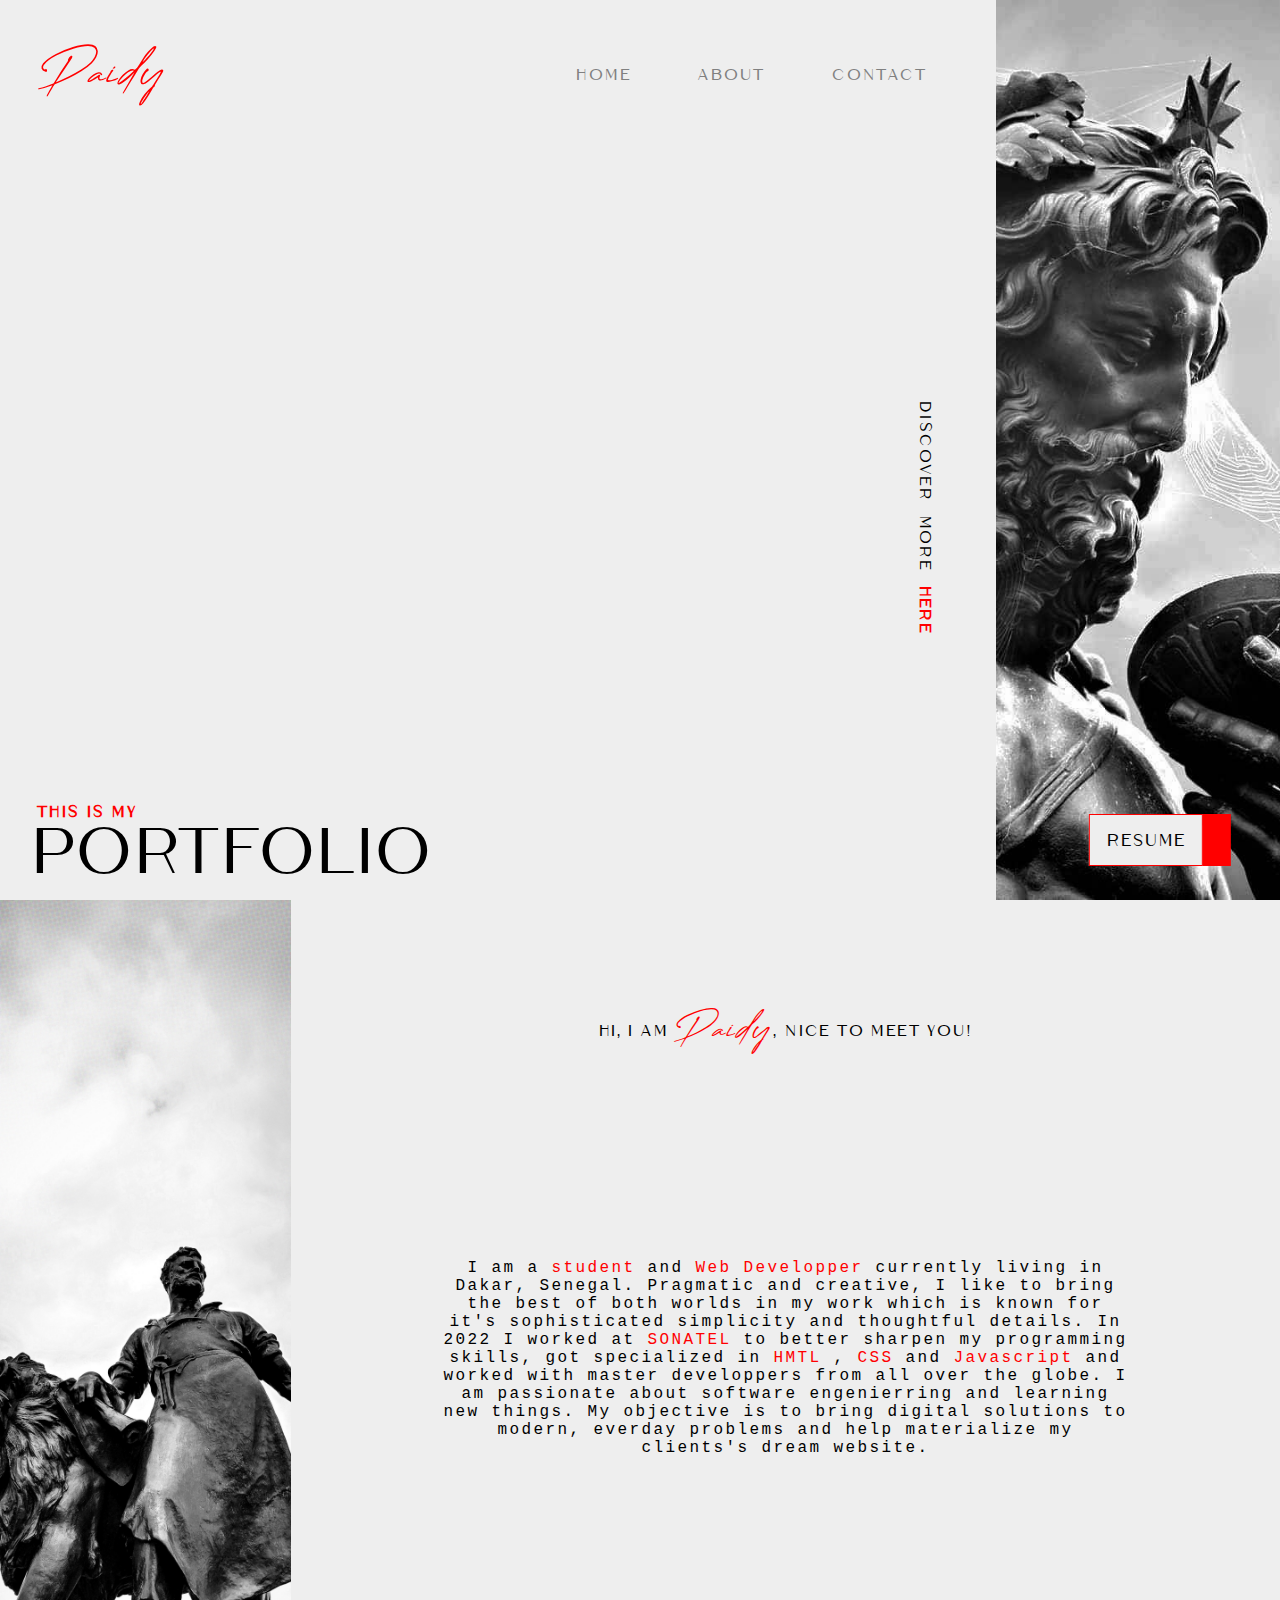
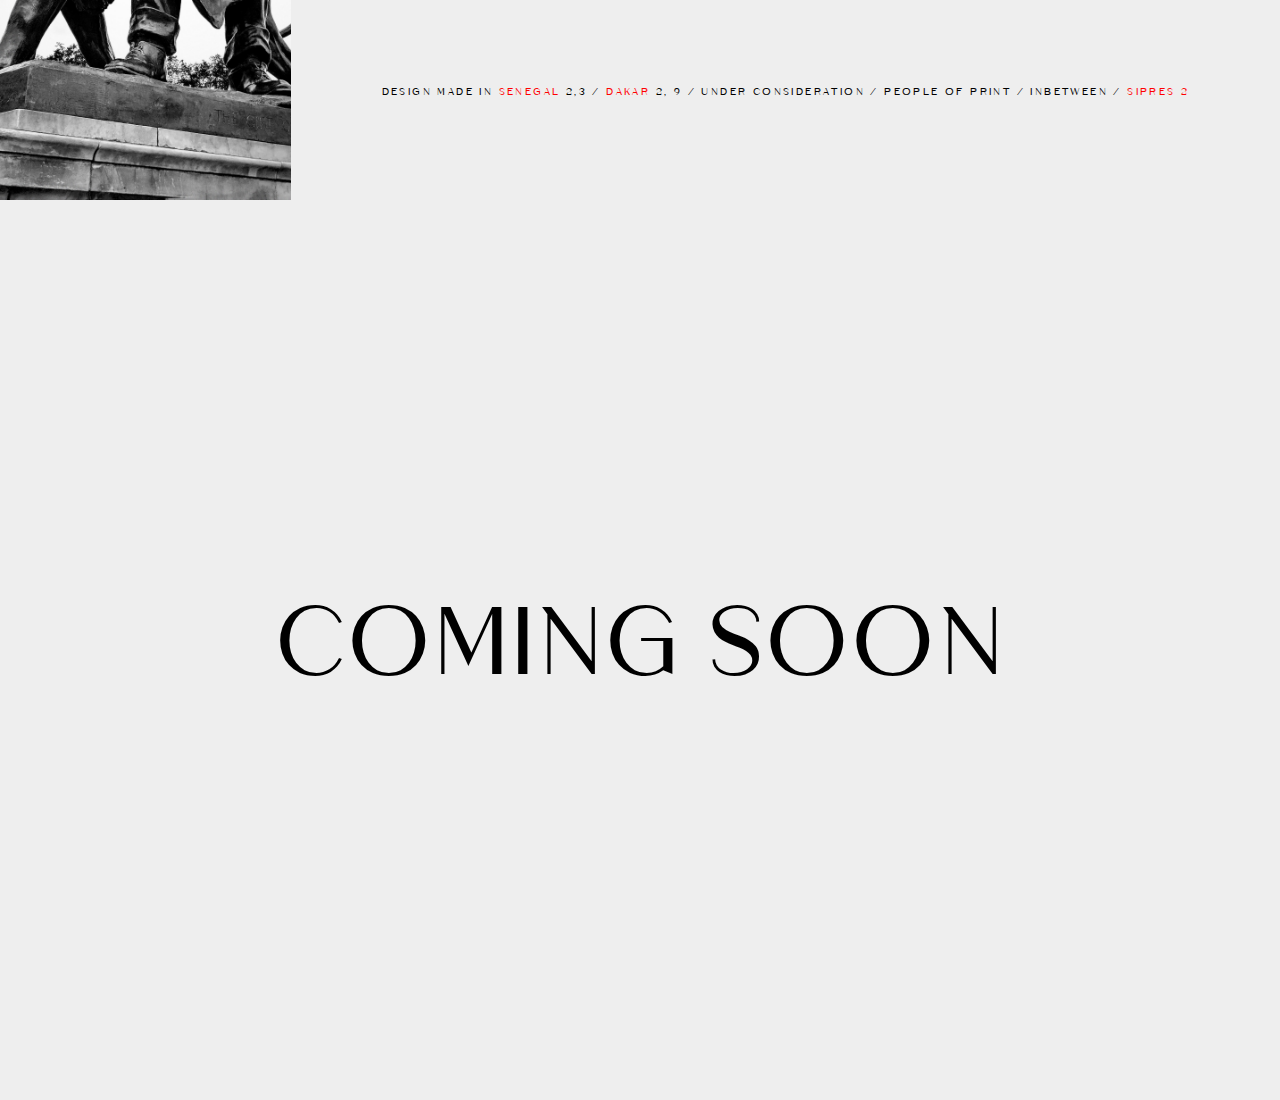
<file: index.html>
<!DOCTYPE html>
<html lang="en">

<head>
	<meta charset="UTF-8" />
	<meta http-equiv="X-UA-Compatible" content="IE=edge" />
	<meta name="viewport" content="width=device-width, initial-scale=1.0" />
	<title>Portfolio</title>
	<link rel="stylesheet" href="index.css" />
	<link rel="stylesheet" href="https://cdnjs.cloudflare.com/ajax/libs/font-awesome/6.2.0/css/all.min.css"
		integrity="sha512-xh6O/CkQoPOWDdYTDqeRdPCVd1SpvCA9XXcUnZS2FmJNp1coAFzvtCN9BmamE+4aHK8yyUHUSCcJHgXloTyT2A=="
		crossorigin="anonymous" referrerpolicy="no-referrer" />
</head>
<body id="body" class="preload">
	<div class="container ">
		<section class="section-1">
			<div class="header">
				<div class="brand">
					<p>Paidy</p>
				</div>
				<nav class="navbar">
					<ul>
						<li>
							<a href="#" class="link1">Home</a>
						</li>
						<li>
							<a href="#aboutSection" class="link2">About</a>
						</li>
						<li>
							<a href="#contactSection" class="link3"><span>Contact</a>
						</li>
					</ul>
				</nav>
			</div>
			<div class="home">
				<div class="home-1">
					<div class="motto">
						<p class="top">this is my</p>
						<p class="bottom">PORTFOLIO</p>
					</div>
				</div>
				<div class="home-2">
					<p>
						discover more
						<a href="#aboutSection">
							<span>here</span>
						</a>
					</p>
					<i class="arrow fa-solid fa-angle-down"></i>
				</div>
			</div>
		</section>
		<section class="section-2">
			<i class="fa-solid fa-toggle-on switch" id="switch"></i>
			<div class="img-theme">
				<img src="img/poseidon.jpg" id="img-dark1" />
				<img src="img/drink.jpg" id="img-light1" />
			</div>
			<div class="resume" id="resume">
				<p>RESUME</p>
				<span class="resume-icon"><i class="fa-solid fa-circle-nodes"></i></span>
			</div>
		</section>
	</div>

	<div class="container" id="aboutSection">
		<section class="section-2">
			<div class="img-theme">
				<img src="img/spear.jpg" id="img-dark2" />
				<img src="img/king.jpg" id="img-light2" />
			</div>
		</section>
		<section class="aboutText">
			<p class="greetings">Hi, I am <span>Paidy</span>, nice to meet you!</p>
			<p class="aboutMe-main">
				I am a <span>student</span> and <span>Web Developper</span> currently living in Dakar, Senegal.
				Pragmatic and creative, I like to bring the best of both worlds in my work
				which is known for it's sophisticated simplicity and thoughtful details.
				In 2022 I worked at <span>SONATEL</span> to better sharpen my programming skills, got specialized
				in <span>HMTL</span> , <span>CSS</span> and <span>Javascript</span> and worked with master developpers from
				all over the globe.
				I am passionate about software engenierring and learning new things. My objective is to bring
				digital solutions to modern, everday problems and help materialize my clients's dream website.
			</p>
			<p class="aboutMe-second">
				Design made in <span>Senegal</span> 2,3 / <span>Dakar</span> 2, 9 / Under Consideration / People of print /
				InBetween / <span>Sipres 2</span>            
			</p>
		</section>
	</div>

	<div class="container" id="contactSection">
		<p class="comingSoon">Coming Soon</p>
	</div>

	<script src="index.js"></script>
</body>
</html>
</file>
<file: index.css>
/* +++++++++++++++ Ressources +++++++++++++++ */

@font-face {
	font-family: regular;
	src: url(fonts/Cremona.ttf);
}

@font-face {
	font-family: design;
	src: url(fonts/Hovel.ttf);
}

@font-face {
	font-family: handwrite;
	src: url(fonts/Creattion\ Demo.otf);
}

@font-face {
	font-family: elegant;
	src: url(fonts/Distant_Stroke.otf);
}

:root {
	--main-color: #eeeeee;
	--accent-color: red;
	--low-color: #808080;
	--high-color: black;
	--toggle-color: #black;
}

.dark-theme {
	--main-color: #171717;
	--accent-color: rgb(103, 200, 33);
	--low-color: #516e75;
	--high-color: #eeeeee;
	--toggle-color: rgb(103, 200, 33);
}

/* +++++++++++++++ Setup +++++++++++++++ */

.preload * {
	transition: none !important;
}

* {
	margin: 0;
	padding: 0;
	box-sizing: border-box;
	font-weight: 500;
	transition: color 0.4s, background-color 0.7s;
	scroll-behavior: smooth;
}

body {
	color: var(--high-color);
	background-color: var(--main-color);
	font-family: regular;
	letter-spacing: 0.15em;
}

img {
	transition: all 0.3s ease-in-out, transform 1s;
}

a {
	text-decoration: none;
}

/* +++++++++++++++ Styles +++++++++++++++ */

.container {
	background-color: var(--main-color);
	display: flex;
	height: 100vh;
}

/* +++++++++++++++ Section 1 +++++++++++++++ */

.section-1 {
	width: 85%;
	margin-left: 2em;
}

/* +++++++++++++++ Header +++++++++++++++ */

.header {
	margin-top: 0.5em;
	height: 15%;
	display: flex;
	align-items: center;
	justify-content: space-between;
	margin-right: 2em;
}

.brand {
	flex: 1;
	position: relative;
	bottom: 3px;
	left: 0.5vw;
	font-size: 4rem;
	font-family: handwrite;
	color: var(--accent-color);
}

.navbar {
	flex: 3;
	margin-right: 4%;
}

.navbar ul {
	list-style: none;
	display: flex;
	justify-content: right;
	align-items: baseline;
	column-gap: 10%;
}

.navbar a {
	color: var(--low-color);
	text-align: center;
	position: relative;
	z-index: 1;
	transition: font-size 0.4s;
}

.navbar a:hover,
.navbar a:focus {
	color: var(--high-color);
	font-size: 1.3rem;
}

.navbar .link1::before,
.navbar .link1::after {
	position: absolute;
	width: 2.5em;
	top: 35%;
	left: -1px;
	content: "";
	height: 1px;
	background-color: var(--accent-color);
	pointer-events: none;
	transition: transform 0.4s, opacity 0.4s ease-out;
	z-index: -1;
	opacity: 0;
}
.navbar .link2::before,
.navbar .link2::after {
	position: absolute;
	width: 3em;
	top: 35%;
	left: 9.5px;
	content: "";
	height: 1px;
	background-color: var(--accent-color);
	pointer-events: none;
	transition: transform 0.4s, opacity 0.4s ease-out;
	z-index: -1;
	opacity: 0;
}
.navbar .link3::before,
.navbar .link3::after {
	position: absolute;
	width: 2.5em;
	top: 35%;
	left: 1px;
	content: "";
	height: 1px;
	background-color: var(--accent-color);
	pointer-events: none;
	transition: transform 0.4s, opacity 0.4s ease-out;
	z-index: -1;
	opacity: 0;
}

.navbar a:hover::before,
.navbar a:focus::before {
	opacity: 0.7;
	transform: rotate(45deg);
}

.navbar a:hover::after,
.navbar a:focus::after {
	opacity: 0.7;
	transform: rotate(-45deg);
}

/* +++++++++++++++ Home +++++++++++++++ */

.home {
	height: 85%;
	display: flex;
}

.home-1 {
	width: 85%;
	position: relative;
}

.motto {
	position: absolute;
	bottom: 1em;
}

.motto .top {
	position: relative;
	left: 5px;
	color: var(--accent-color);
	font-weight: 700;
}

.motto .bottom {
	color: var(--high-color);
	font-size: 4rem;
}

.home-2 {
	width: 15%;
	display: flex;
	align-items: center;
	justify-content: center;
	writing-mode: vertical-rl;
	column-gap: 1em;
}

.home-2 p {
	color: var(--high-color);
	word-spacing: 0.5em;
}

.home-2 span {
	font-weight: 700;
	color: var(--accent-color);
}

.arrow {
	font-size: 1.5rem;
	color: var(--high-color);
}

/* +++++++++++++++ Section 2 +++++++++++++++ */

.section-2 {
	width: 25%;
	overflow: hidden;
	position: relative;
	display: flex;
	flex-direction: column;
	align-items: center;
}

.section-2:hover img {
	transform: scale(1.05);
}

.img-theme {
	z-index: 0;
	width: 100%;
	height: 100%;
	position: relative;
}

.img-theme img {
	width: 100%;
	height: 100%;
	object-fit: cover;
	object-position: center;

	position: absolute;
}

.img-theme .opacity {
	opacity: 0;
}

.switch {
	z-index: 1;
	position: absolute;
	font-size: 1.5rem;
	top: 0.85em;
	right: 0.8em;
	transform: scaleX(-1);
	cursor: pointer;
	color: var(--toggle-color);
}

/* +++++++++++++++ Resume +++++++++++++++ */

.resume {
	position: absolute;
	transform: translateX(1.3em);
	bottom: 2em;
	display: flex;
	font-size: 1.05rem;
	cursor: pointer;
}

.resume p {
	color: var(--high-color);
	background-color: var(--main-color);
	padding: 1em 1em;
	padding-bottom: 0.825em;
	letter-spacing: 2px;
	border: 1px solid var(--accent-color);
}

.resume-icon {
	display: flex;
	align-items: center;
	padding: 0.6em 0.7em;
	font-size: 1.25rem;
	color: black;
	background-color: var(--accent-color);
	cursor: pointer;
}

/* +++++++++++++++ About Me Section +++++++++++++++ */

.aboutAvatar {
	width: 25%;
	height: 100%;
	overflow: hidden;
}

.aboutAvatar:hover img {
	transform: scale(1.05);
}

.avatar {
	width: 100%;
	height: 100%;
}

.avatar img {
	width: 100%;
	height: 100%;
	object-fit: cover;
	object-position: center;
}

.aboutText {
	width: 85%;
	display: flex;
	flex-direction: column;
	justify-content: space-around;
	align-items: center;
	text-align: center;
	height: 100%;
}

.greetings span {
	color: var(--accent-color);
	font-family: handwrite;
	font-size: 3rem;
}

.aboutMe-main {
	font-family: "Courier New", Courier, monospace;
	width: 70%;
}

.aboutMe-second {
	margin-top: 3em;
	font-size: 0.6rem;
	width: 90%;
}

.aboutMe-main span,
.aboutMe-second span {
	font-weight: 500;
	color: var(--accent-color);
}

.comingSoon {
	margin: auto;
	font-size: 6rem;
	color: var(--high-color);
	transition: scale ease-in-out 1s, color ease-in-out 0.5s;
}

.comingSoon:hover {
	color: var(--accent-color);
	scale: 1.2;
}
</file>
